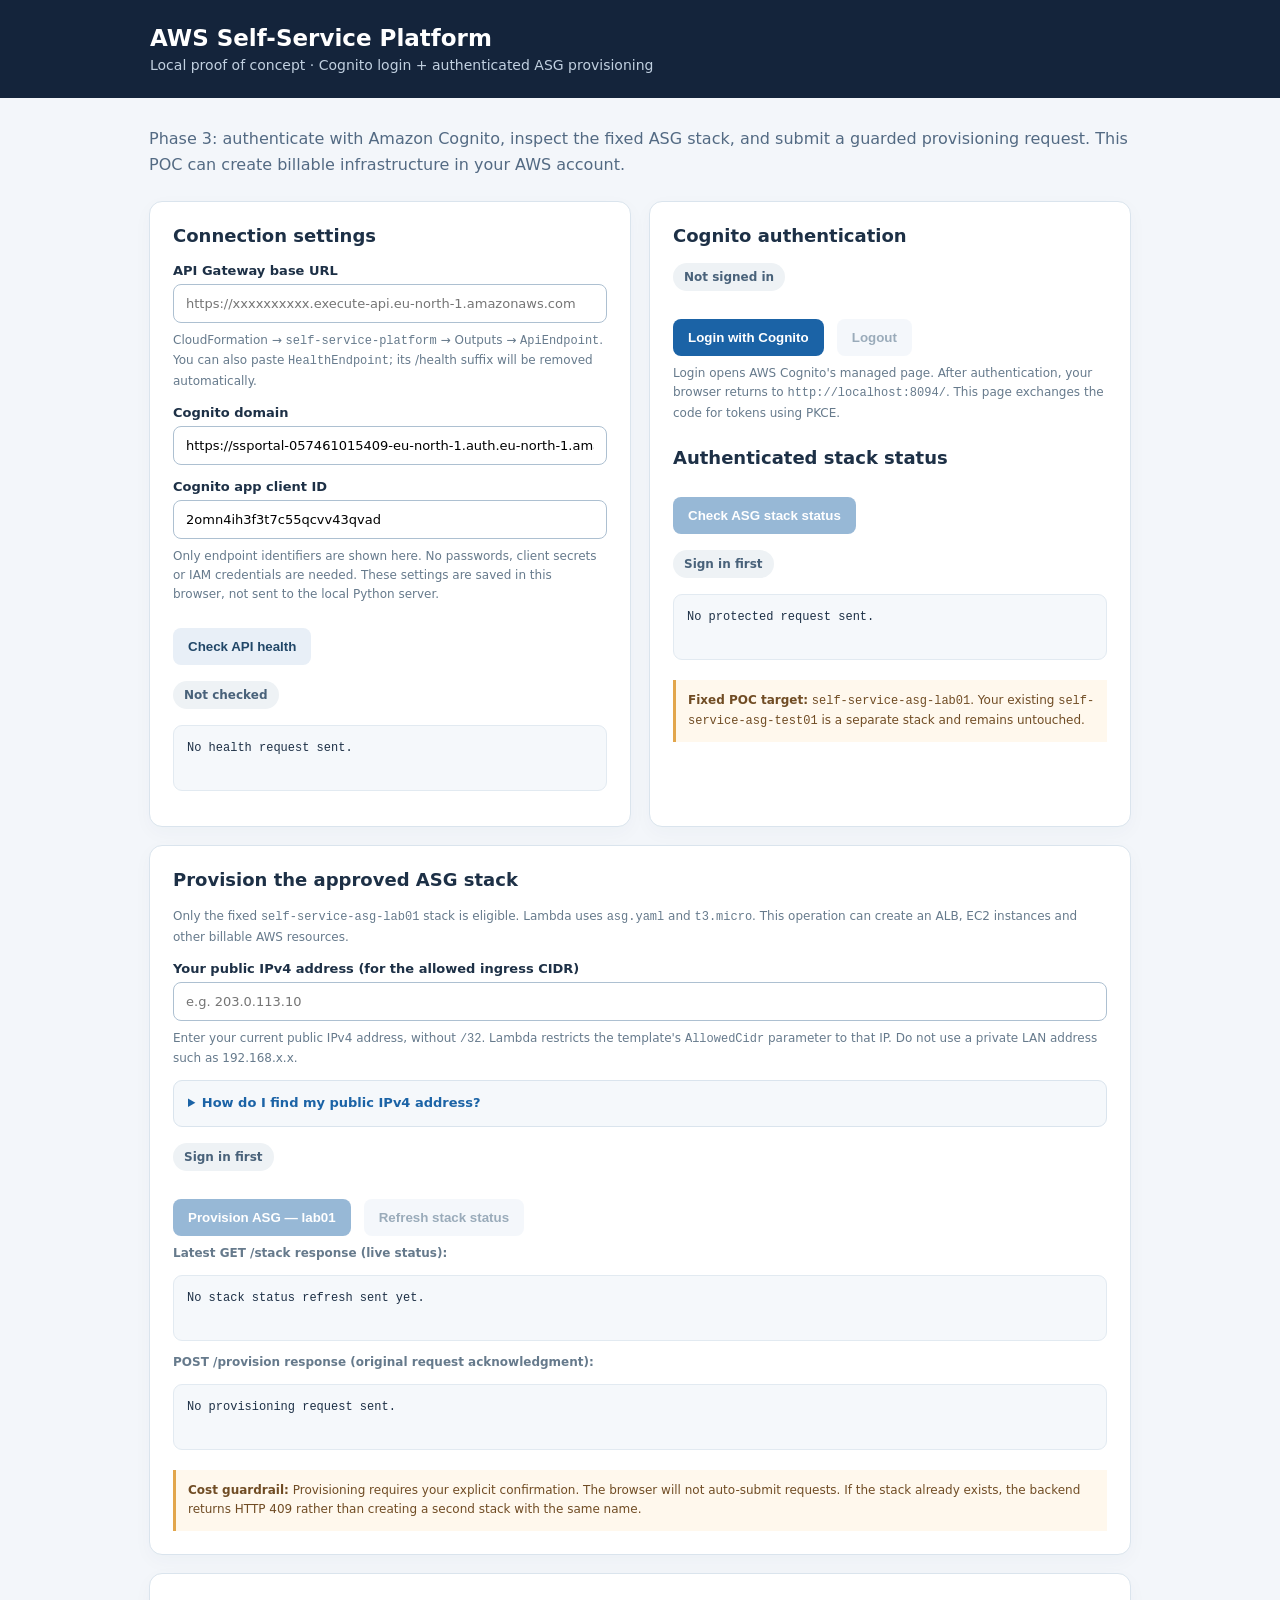
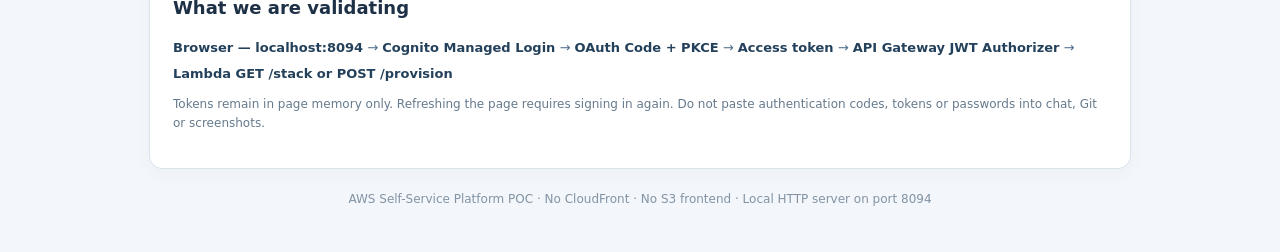
<file: frontend/index.html>
<!doctype html>
<html lang="en">
<head>
  <meta charset="utf-8">
  <meta name="viewport" content="width=device-width, initial-scale=1">
  <title>AWS Self-Service Platform — Cognito POC</title>
  <style>
    :root { font-family:system-ui,-apple-system,"Segoe UI",sans-serif; color:#1d3046; background:#f3f6fa; }
    * { box-sizing:border-box; }
    body { margin:0; }
    header { background:#14243b; color:white; padding:25px 26px; }
    header>div { max-width:980px; margin:auto; }
    h1 { margin:0; font-size:23px; }
    header p { margin:6px 0 0; color:#c1d0e0; font-size:14px; }
    main { max-width:1030px; padding:28px 24px 50px; margin:auto; }
    .intro { color:#536a83; line-height:1.6; margin:0 0 24px; }
    .grid { display:grid; grid-template-columns:1fr 1fr; gap:18px; }
    .card { background:#fff; border:1px solid #dae4ed; border-radius:13px; padding:23px; box-shadow:0 6px 19px #22375008; }
    h2 { margin:0 0 17px; font-size:18px; }
    label { display:block; margin:14px 0 6px; font-size:13px; font-weight:700; }
    input { width:100%; padding:11px 12px; border:1px solid #adc0d1; border-radius:8px; font:inherit; font-size:13px; }
    input:focus { outline:2px solid #c4def6; border-color:#3579bd; }
    button { border:0; border-radius:8px; background:#1b63a6; padding:11px 15px; color:white; font-weight:700; cursor:pointer; margin:12px 8px 0 0; }
    button:hover { background:#154e84; }
    button:disabled { opacity:.45; cursor:not-allowed; }
    .secondary { background:#e8eff7; color:#214768; }
    .secondary:hover { background:#dce8f5; }
    .hint { font-size:12px; line-height:1.6; color:#667a8c; margin-top:8px; }
    .status { display:inline-block; border-radius:99px; padding:7px 11px; background:#eef2f5; color:#49627a; font-size:12px; font-weight:700; }
    .status.ok { background:#e6f7ee; color:#17643d; }
    .status.error { background:#fff0ee; color:#a42d28; }
    pre { white-space:pre-wrap; overflow-wrap:anywhere; padding:13px; border-radius:9px; background:#f5f8fb; border:1px solid #e2eaf1; min-height:66px; line-height:1.5; font-size:12px; }
    .ip-help { margin:12px 0 16px; padding:12px 14px; background:#f5f8fb; border:1px solid #dae4ed; border-radius:9px; font-size:13px; line-height:1.6; }
    .ip-help summary { font-weight:700; color:#1b63a6; cursor:pointer; }
    .ip-help p { margin:10px 0 0; }
    .ip-help .command { margin:10px 0; min-height:0; user-select:text; }
    .note { background:#fff8ed; border-left:3px solid #e2a64c; padding:11px 12px; color:#704c24; font-size:12px; line-height:1.6; margin-top:20px; }
    .flow { line-height:2; font-size:13px; color:#52708c; }
    .flow strong { color:#24415b; }
    .full { grid-column:1/-1; }
    footer { text-align:center; color:#8293a4; margin-top:23px; font-size:12px; }
    @media(max-width:730px){ .grid { grid-template-columns:1fr; } .card { padding:19px; } main { padding:20px 14px; } }
  </style>
</head>
<body>
  <header><div><h1>AWS Self-Service Platform</h1><p>Local proof of concept · Cognito login + authenticated ASG provisioning</p></div></header>
  <main>
    <p class="intro">Phase 3: authenticate with Amazon Cognito, inspect the fixed ASG stack, and submit a guarded provisioning request. This POC can create billable infrastructure in your AWS account.</p>
    <div class="grid">
      <section class="card">
        <h2>Connection settings</h2>
        <label for="api">API Gateway base URL</label>
        <input id="api" type="url" placeholder="https://xxxxxxxxxx.execute-api.eu-north-1.amazonaws.com" spellcheck="false">
        <p class="hint">CloudFormation → <code>self-service-platform</code> → Outputs → <code>ApiEndpoint</code>. You can also paste <code>HealthEndpoint</code>; its /health suffix will be removed automatically.</p>
        <label for="domain">Cognito domain</label>
        <input id="domain" type="url" spellcheck="false" value="https://ssportal-057461015409-eu-north-1.auth.eu-north-1.amazoncognito.com">
        <label for="client">Cognito app client ID</label>
        <input id="client" spellcheck="false" value="2omn4ih3f3t7c55qcvv43qvad">
        <p class="hint">Only endpoint identifiers are shown here. No passwords, client secrets or IAM credentials are needed. These settings are saved in this browser, not sent to the local Python server.</p>
        <button type="button" class="secondary" id="health">Check API health</button>
        <p><span class="status" id="healthBadge">Not checked</span></p>
        <pre id="healthResult">No health request sent.</pre>
      </section>
      <section class="card">
        <h2>Cognito authentication</h2>
        <p><span class="status" id="authBadge">Not signed in</span></p>
        <button type="button" id="login">Login with Cognito</button>
        <button type="button" id="logout" class="secondary" disabled>Logout</button>
        <p class="hint">Login opens AWS Cognito's managed page. After authentication, your browser returns to <code>http://localhost:8094/</code>. This page exchanges the code for tokens using PKCE.</p>
        <h2 style="margin-top:24px">Authenticated stack status</h2>
        <button type="button" id="stack" disabled>Check ASG stack status</button>
        <p><span class="status" id="stackBadge">Sign in first</span></p>
        <pre id="stackResult">No protected request sent.</pre>
        <div class="note"><strong>Fixed POC target:</strong> <code>self-service-asg-lab01</code>. Your existing <code>self-service-asg-test01</code> is a separate stack and remains untouched.</div>
      </section>
      <section class="card full">
        <h2>Provision the approved ASG stack</h2>
        <p class="hint">Only the fixed <code>self-service-asg-lab01</code> stack is eligible. Lambda uses <code>asg.yaml</code> and <code>t3.micro</code>. This operation can create an ALB, EC2 instances and other billable AWS resources.</p>
        <label for="publicIp">Your public IPv4 address (for the allowed ingress CIDR)</label>
        <input id="publicIp" type="text" inputmode="decimal" autocomplete="off" placeholder="e.g. 203.0.113.10" spellcheck="false">
        <p class="hint">Enter your current public IPv4 address, without <code>/32</code>. Lambda restricts the template's <code>AllowedCidr</code> parameter to that IP. Do not use a private LAN address such as 192.168.x.x.</p>
        <details class="ip-help">
          <summary>How do I find my public IPv4 address?</summary>
          <p>On your Windows PC, open PowerShell and run:</p>
          <pre class="command">(Invoke-RestMethod -Uri 'https://checkip.amazonaws.com').Trim()</pre>
          <p>Copy the IPv4 address printed by the command into the field above. <strong>Do not add <code>/32</code></strong>; the Lambda function adds that automatically.</p>
          <p>Alternatively, open <a href="https://checkip.amazonaws.com/" target="_blank" rel="noopener noreferrer">AWS Check IP</a> in your browser and copy the displayed address.</p>
          <p class="hint">Use your internet-facing public IPv4 address, not the private address shown by <code>ipconfig</code>. If your ISP or VPN changes your public IP, the existing <code>/32</code> ingress rule will not automatically update.</p>
        </details>
        <p><span class="status" id="provisionBadge">Sign in and check stack status first</span></p>
        <button type="button" id="provision" disabled>Provision ASG — lab01</button>
        <button type="button" class="secondary" id="refreshAfter" disabled>Refresh stack status</button>
        <p class="hint"><strong>Latest GET /stack response (live status):</strong></p>
        <pre id="refreshResult">No stack status refresh sent yet.</pre>
        <p class="hint"><strong>POST /provision response (original request acknowledgment):</strong></p>
        <pre id="provisionResult">No provisioning request sent.</pre>
        <div class="note"><strong>Cost guardrail:</strong> Provisioning requires your explicit confirmation. The browser will not auto-submit requests. If the stack already exists, the backend returns HTTP 409 rather than creating a second stack with the same name.</div>
      </section>
      <aside class="card full">
        <h2>What we are validating</h2>
        <div class="flow"><strong>Browser — localhost:8094</strong> → <strong>Cognito Managed Login</strong> → <strong>OAuth Code + PKCE</strong> → <strong>Access token</strong> → <strong>API Gateway JWT Authorizer</strong> → <strong>Lambda GET /stack or POST /provision</strong></div>
        <p class="hint">Tokens remain in page memory only. Refreshing the page requires signing in again. Do not paste authentication codes, tokens or passwords into chat, Git or screenshots.</p>
      </aside>
    </div>
    <footer>AWS Self-Service Platform POC · No CloudFront · No S3 frontend · Local HTTP server on port 8094</footer>
  </main>
<script>
'use strict';
const REDIRECT_URI = 'http://localhost:8094/';
const PKCE_KEY = 'ssportal_pkce_transaction_v2';
const CFG_KEY = 'ssportal_public_config_v2';
const el = id => document.getElementById(id);
let accessToken = null;
let expiresAt = 0;
let lastStackFound = null;
let provisioningInProgress = false;
const fmt = data => typeof data === 'string' ? data : JSON.stringify(data, null, 2);
function status(element, state, message) {
  element.className = 'status' + (state ? ' ' + state : '');
  element.textContent = message;
}
function showAuth(active, message) {
  status(el('authBadge'), active ? 'ok' : '', message);
  el('stack').disabled = !active;
  el('refreshAfter').disabled = !active;
  if (!active) lastStackFound = null;
  refreshProvisionButton();
  el('logout').disabled = !active;
  el('login').disabled = active;
}
function isAuthenticated() { return !!accessToken && Date.now() < expiresAt - 15000; }
function validPublicIPv4(value) {
  const parts=value.trim().split('.');
  if (parts.length!==4 || parts.some(p=>!/^(0|[1-9]\d{0,2})$/.test(p) || Number(p)>255)) return false;
  const nums=parts.map(Number);
  if (nums[0]===0 || nums[0]===10 || nums[0]===127 || nums[0]>=224) return false;
  if (nums[0]===169 && nums[1]===254) return false;
  if (nums[0]===172 && nums[1]>=16 && nums[1]<=31) return false;
  if (nums[0]===192 && nums[1]===168) return false;
  if (nums[0]===100 && nums[1]>=64 && nums[1]<=127) return false;
  return true; // Backend performs authoritative public/global IPv4 check.
}
function refreshProvisionButton() {
  const allowed = isAuthenticated() && lastStackFound === false && !provisioningInProgress && validPublicIPv4(el('publicIp').value);
  el('provision').disabled = !allowed;
  if (provisioningInProgress) status(el('provisionBadge'),'','Submitting provisioning request…');
  else if (!isAuthenticated()) status(el('provisionBadge'),'','Sign in first');
  else if (lastStackFound === true) status(el('provisionBadge'),'error','lab01 already exists — provisioning disabled');
  else if (lastStackFound === null) status(el('provisionBadge'),'','Check ASG stack status first');
  else if (!validPublicIPv4(el('publicIp').value)) status(el('provisionBadge'),'','Enter a public IPv4 address');
  else status(el('provisionBadge'),'ok','Eligible to provision lab01');
}
function saveConfig() {
  localStorage.setItem(CFG_KEY, JSON.stringify({api:el('api').value.trim(), domain:el('domain').value.trim(), client:el('client').value.trim()}));
}
function restoreConfig() {
  try {
    const cfg = JSON.parse(localStorage.getItem(CFG_KEY) || '{}');
    for (const key of ['api','domain','client']) if (cfg[key]) el(key).value = cfg[key];
  } catch {}
}
function config() {
  let api = el('api').value.trim().replace(/\/+$/, '');
  if (api.endsWith('/health')) api = api.slice(0, -7);
  const apiUrl = new URL(api);
  if (apiUrl.protocol !== 'https:' || !/^[-a-z0-9]+\.execute-api\.eu-north-1\.amazonaws\.com$/i.test(apiUrl.hostname) || apiUrl.username || apiUrl.password || apiUrl.search || apiUrl.hash || apiUrl.pathname !== '/') {
    throw new Error('Enter the eu-north-1 HTTPS API Gateway base URL (not the ALB URL).');
  }
  const domainUrl = new URL(el('domain').value.trim().replace(/\/+$/, ''));
  if (domainUrl.protocol !== 'https:' || !/^[-a-z0-9]+\.auth\.eu-north-1\.amazoncognito\.com$/i.test(domainUrl.hostname) || domainUrl.pathname !== '/' || domainUrl.search || domainUrl.hash) {
    throw new Error('Enter your HTTPS Cognito managed-login domain in eu-north-1.');
  }
  const clientId = el('client').value.trim();
  if (!/^[a-zA-Z0-9]+$/.test(clientId)) throw new Error('Invalid Cognito App Client ID.');
  return {api: apiUrl.origin, domain:domainUrl.origin, clientId};
}
function b64url(bytes) {
  let binary = '';
  for (const b of bytes) binary += String.fromCharCode(b);
  return btoa(binary).replace(/\+/g, '-').replace(/\//g, '_').replace(/=+$/, '');
}
function randomValue(count=32) {
  const bytes = new Uint8Array(count);
  crypto.getRandomValues(bytes);
  return b64url(bytes);
}
async function challengeFrom(verifier) {
  const bytes = new TextEncoder().encode(verifier);
  return b64url(new Uint8Array(await crypto.subtle.digest('SHA-256', bytes)));
}
async function login() {
  try {
    const cfg = config();
    saveConfig();
    const verifier = randomValue(64);
    const state = randomValue(32);
    const challenge = await challengeFrom(verifier);
    sessionStorage.setItem(PKCE_KEY, JSON.stringify({verifier,state,created:Date.now(),clientId:cfg.clientId,domain:cfg.domain}));
    const url = new URL(cfg.domain + '/oauth2/authorize');
    url.searchParams.set('response_type', 'code');
    url.searchParams.set('client_id', cfg.clientId);
    url.searchParams.set('redirect_uri', REDIRECT_URI);
    url.searchParams.set('scope', 'openid email');
    url.searchParams.set('state', state);
    url.searchParams.set('code_challenge_method', 'S256');
    url.searchParams.set('code_challenge', challenge);
    window.location.assign(url.href);
  } catch (err) { status(el('authBadge'), 'error', 'Login setup error'); el('stackResult').textContent = String(err.message || err); }
}
async function callback() {
  const params = new URLSearchParams(window.location.search);
  const code = params.get('code');
  const error = params.get('error');
  if (!code && !error) return;
  // Remove the one-time authorization code from the address bar immediately.
  history.replaceState(null, '', REDIRECT_URI);
  const raw = sessionStorage.getItem(PKCE_KEY);
  sessionStorage.removeItem(PKCE_KEY);
  try {
    if (error) throw new Error('Cognito error: ' + error + ' — ' + (params.get('error_description') || ''));
    if (!raw) throw new Error('No matching PKCE login transaction. Start login using the Login button on this page.');
    const transaction = JSON.parse(raw);
    if (!transaction.state || params.get('state') !== transaction.state) throw new Error('OAuth state mismatch; login rejected.');
    if (Date.now() - transaction.created > 10*60*1000) throw new Error('Login transaction expired. Start again.');
    const cfg = config();
    if (cfg.clientId !== transaction.clientId || cfg.domain !== transaction.domain) throw new Error('Cognito settings changed during login.');
    status(el('authBadge'), '', 'Exchanging authorization code…');
    const request = new URLSearchParams({grant_type:'authorization_code', client_id:cfg.clientId, code, redirect_uri:REDIRECT_URI, code_verifier:transaction.verifier});
    const response = await fetch(cfg.domain + '/oauth2/token', {method:'POST',headers:{'Content-Type':'application/x-www-form-urlencoded'},body:request.toString(),cache:'no-store'});
    if (!response.ok) throw new Error('Token exchange failed (HTTP ' + response.status + '). Check PKCE/client/callback configuration.');
    const tokens = await response.json();
    if (!tokens.access_token || !tokens.expires_in) throw new Error('Token response did not contain a usable access token.');
    accessToken = tokens.access_token;
    expiresAt = Date.now() + Number(tokens.expires_in)*1000;
    showAuth(true, 'Signed in with Cognito');
    el('stackResult').textContent = 'Login succeeded. Click “Check ASG stack status” to test JWT authorization.';
  } catch (err) {
    accessToken = null;
    showAuth(false, 'Sign-in could not complete');
    status(el('authBadge'), 'error', 'Sign-in failed');
    el('stackResult').textContent = String(err.message || err);
  }
}
async function health() {
  el('health').disabled = true;
  try {
    const cfg = config(); saveConfig();
    const response = await fetch(cfg.api+'/health', {cache:'no-store'});
    const body = await response.json();
    status(el('healthBadge'),response.ok && body.status==='healthy'?'ok':'error',response.ok && body.status==='healthy'?'API healthy':'Unexpected response: '+response.status);
    el('healthResult').textContent = fmt(body);
  } catch (err) {
    status(el('healthBadge'),'error','Health check failed'); el('healthResult').textContent=String(err.message||err);
  } finally {el('health').disabled=false;}
}
async function stack() {
  if (!accessToken || Date.now() >= expiresAt - 15000) {accessToken=null;showAuth(false,'Session expired — log in again');return;}
  el('stack').disabled = true;
  el('refreshAfter').disabled = true;
  el('refreshAfter').textContent = 'Checking…';
  status(el('stackBadge'),'','Checking…');
  el('refreshResult').textContent='Requesting current CloudFormation status…';
  try {
    const cfg = config(); saveConfig();
    const response = await fetch(cfg.api+'/stack', {headers:{Authorization:'Bearer '+accessToken},cache:'no-store'});
    const bodyText = await response.text();
    let data; try {data=JSON.parse(bodyText);} catch {data=bodyText;}
    status(el('stackBadge'),response.ok?'ok':'error',response.ok?'Authorized API response (200)':'HTTP '+response.status);
    el('stackResult').textContent=fmt(data);
    el('refreshResult').textContent=fmt(data);
    if (response.ok && data && typeof data.status === 'string') {
      status(el('stackBadge'), 'ok', 'Current stack status: '+data.status);
    }
    if (response.ok) {
      lastStackFound = (data && data.status === 'NOT_FOUND' && data.stackName === 'self-service-asg-lab01') ? false : true;
    } else lastStackFound = null;
    refreshProvisionButton();
    if (response.status===401) {accessToken=null;showAuth(false,'Token rejected — log in again');}
  } catch (err) {
    status(el('stackBadge'),'error','Request failed');
    el('stackResult').textContent=String(err.message||err);
    el('refreshResult').textContent='Refresh failed: '+String(err.message||err);
  } finally {
    el('stack').disabled=!isAuthenticated();
    el('refreshAfter').disabled=!isAuthenticated();
    el('refreshAfter').textContent='Refresh stack status';
  }
}
async function provision() {
  if (!isAuthenticated() || lastStackFound !== false || provisioningInProgress) return;
  const publicIp = el('publicIp').value.trim();
  if (!validPublicIPv4(publicIp)) {refreshProvisionButton(); return;}
  const confirmed = window.confirm('Provision self-service-asg-lab01 in eu-north-1? This creates billable AWS resources (including ALB and EC2). Your existing test01 stack will remain running.');
  if (!confirmed) return;
  provisioningInProgress = true;
  lastStackFound = null;
  refreshProvisionButton();
  try {
    const cfg=config(); saveConfig();
    const response=await fetch(cfg.api+'/provision', {
      method:'POST',
      headers:{'Authorization':'Bearer '+accessToken, 'Content-Type':'application/json'},
      body:JSON.stringify({publicIp}),
      cache:'no-store'
    });
    const bodyText=await response.text();
    let data; try {data=JSON.parse(bodyText);} catch {data=bodyText;}
    el('provisionResult').textContent=fmt(data);
    if (response.status===202 && data && data.status==='CREATE_REQUESTED') {
      status(el('provisionBadge'),'ok','CREATE_REQUESTED — check status');
      lastStackFound=true;
    } else if (response.status===409) {
      status(el('provisionBadge'),'error','Stack already exists (409)');
      lastStackFound=true;
    } else {
      status(el('provisionBadge'),'error','Provisioning rejected: HTTP '+response.status);
      if (response.status===401) {accessToken=null;showAuth(false,'Token rejected — log in again');}
    }
  } catch(err) {
    status(el('provisionBadge'),'error','Request failed — check stack status before retrying');
    el('provisionResult').textContent=String(err.message||err);
  } finally {
    provisioningInProgress=false;
    // Force a fresh GET /stack before any possible re-submission.
    lastStackFound=null;
    el('provision').disabled=true;
  }
}
function logout() {
  const cfg = config();
  accessToken = null; expiresAt = 0; sessionStorage.removeItem(PKCE_KEY);
  showAuth(false,'Logged out locally');
  const url = new URL(cfg.domain+'/logout');
  url.searchParams.set('client_id',cfg.clientId);
  url.searchParams.set('logout_uri',REDIRECT_URI);
  window.location.assign(url.href);
}
el('login').addEventListener('click',login);
el('logout').addEventListener('click',()=>{try{logout();}catch(err){status(el('authBadge'),'error',String(err.message||err));}});
el('health').addEventListener('click',health);
el('stack').addEventListener('click',stack);
el('refreshAfter').addEventListener('click',stack);
el('publicIp').addEventListener('input',refreshProvisionButton);
el('provision').addEventListener('click',provision);
restoreConfig();
showAuth(false,'Not signed in');
refreshProvisionButton();
callback();
</script>
</body>
</html>
</file>
